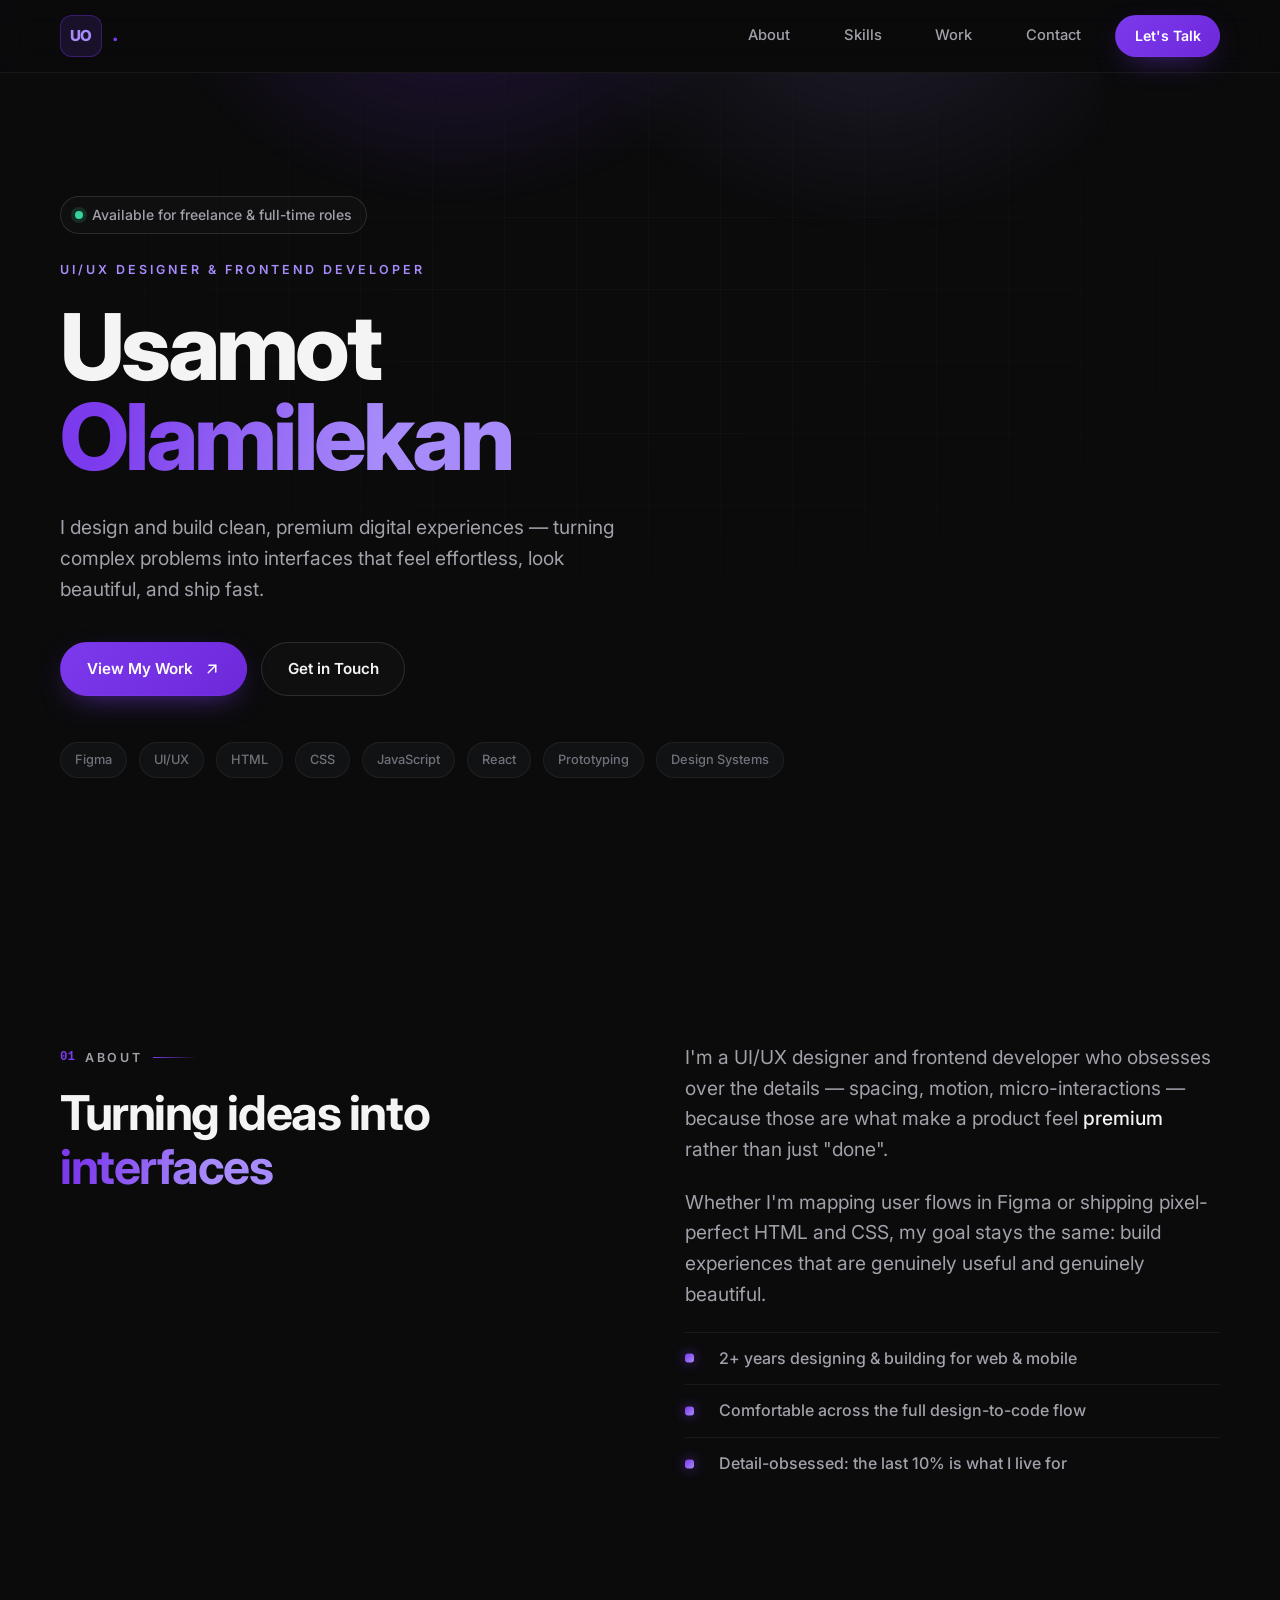
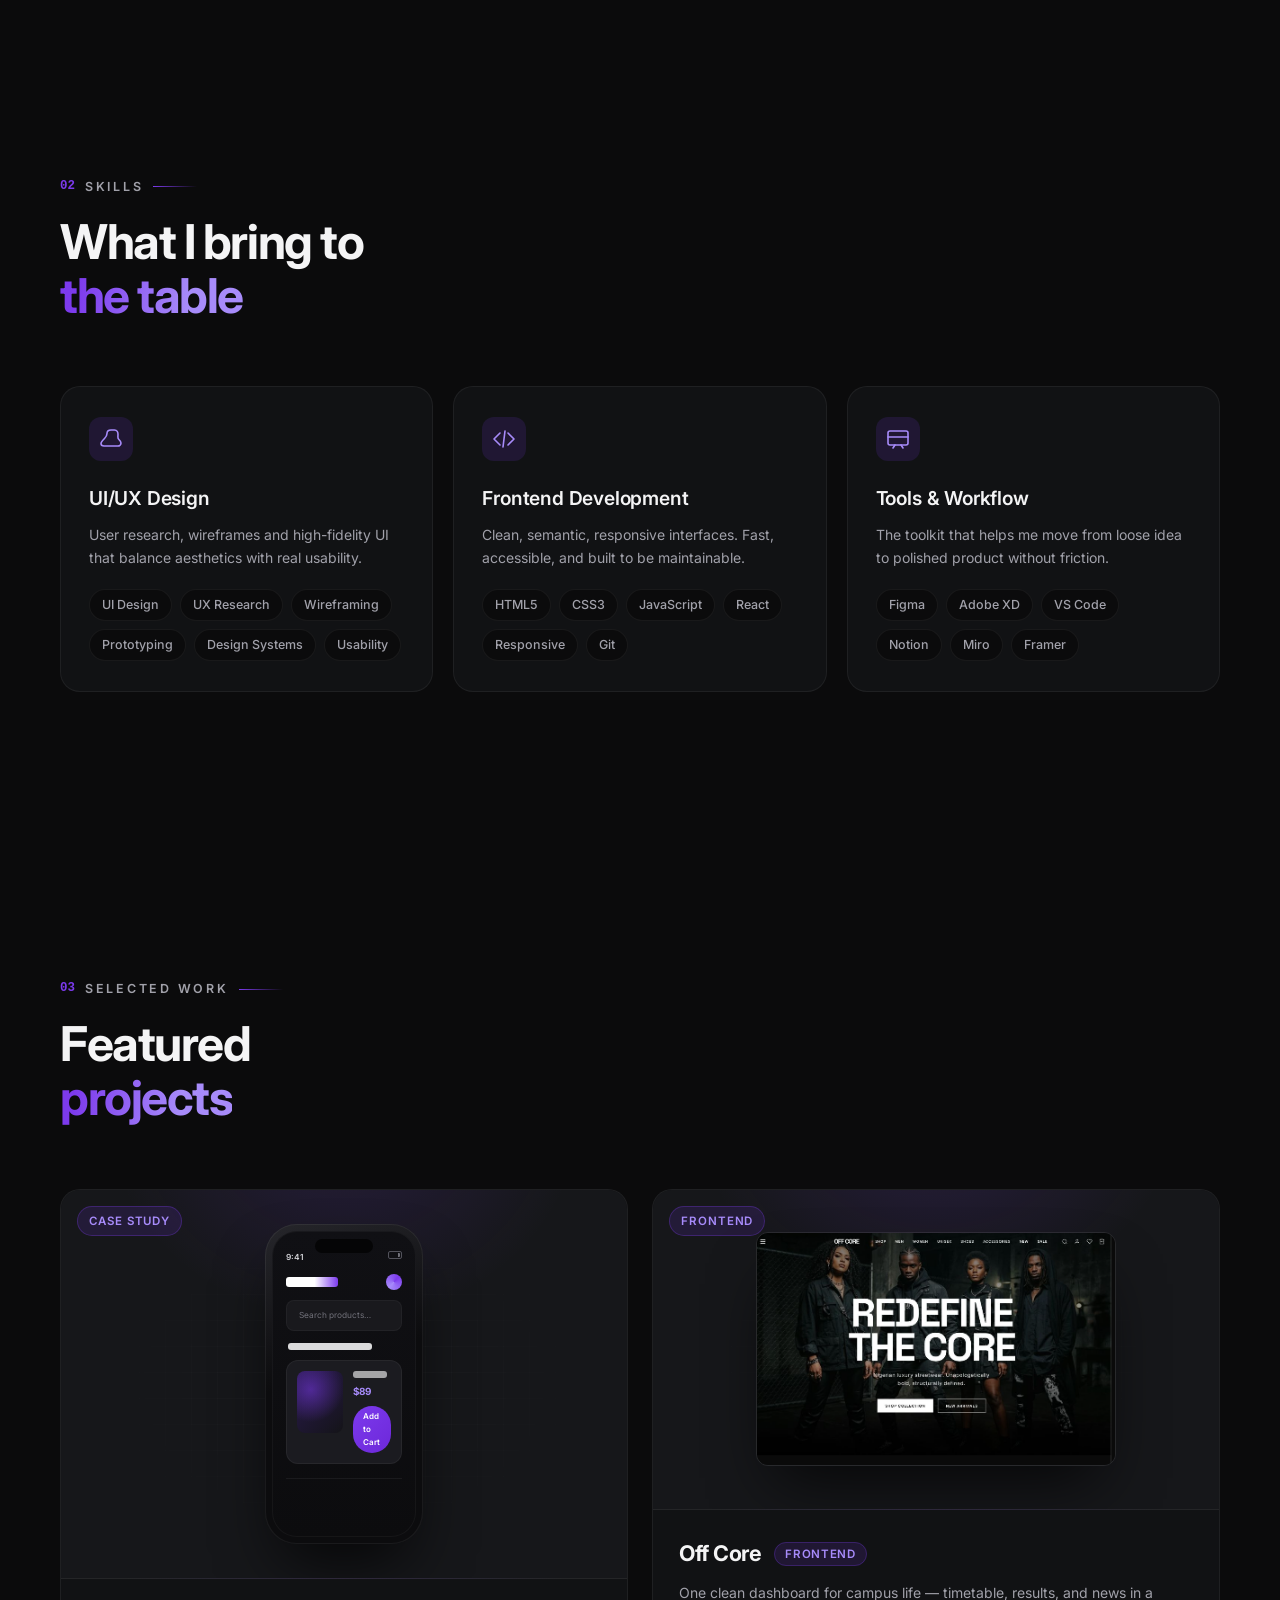
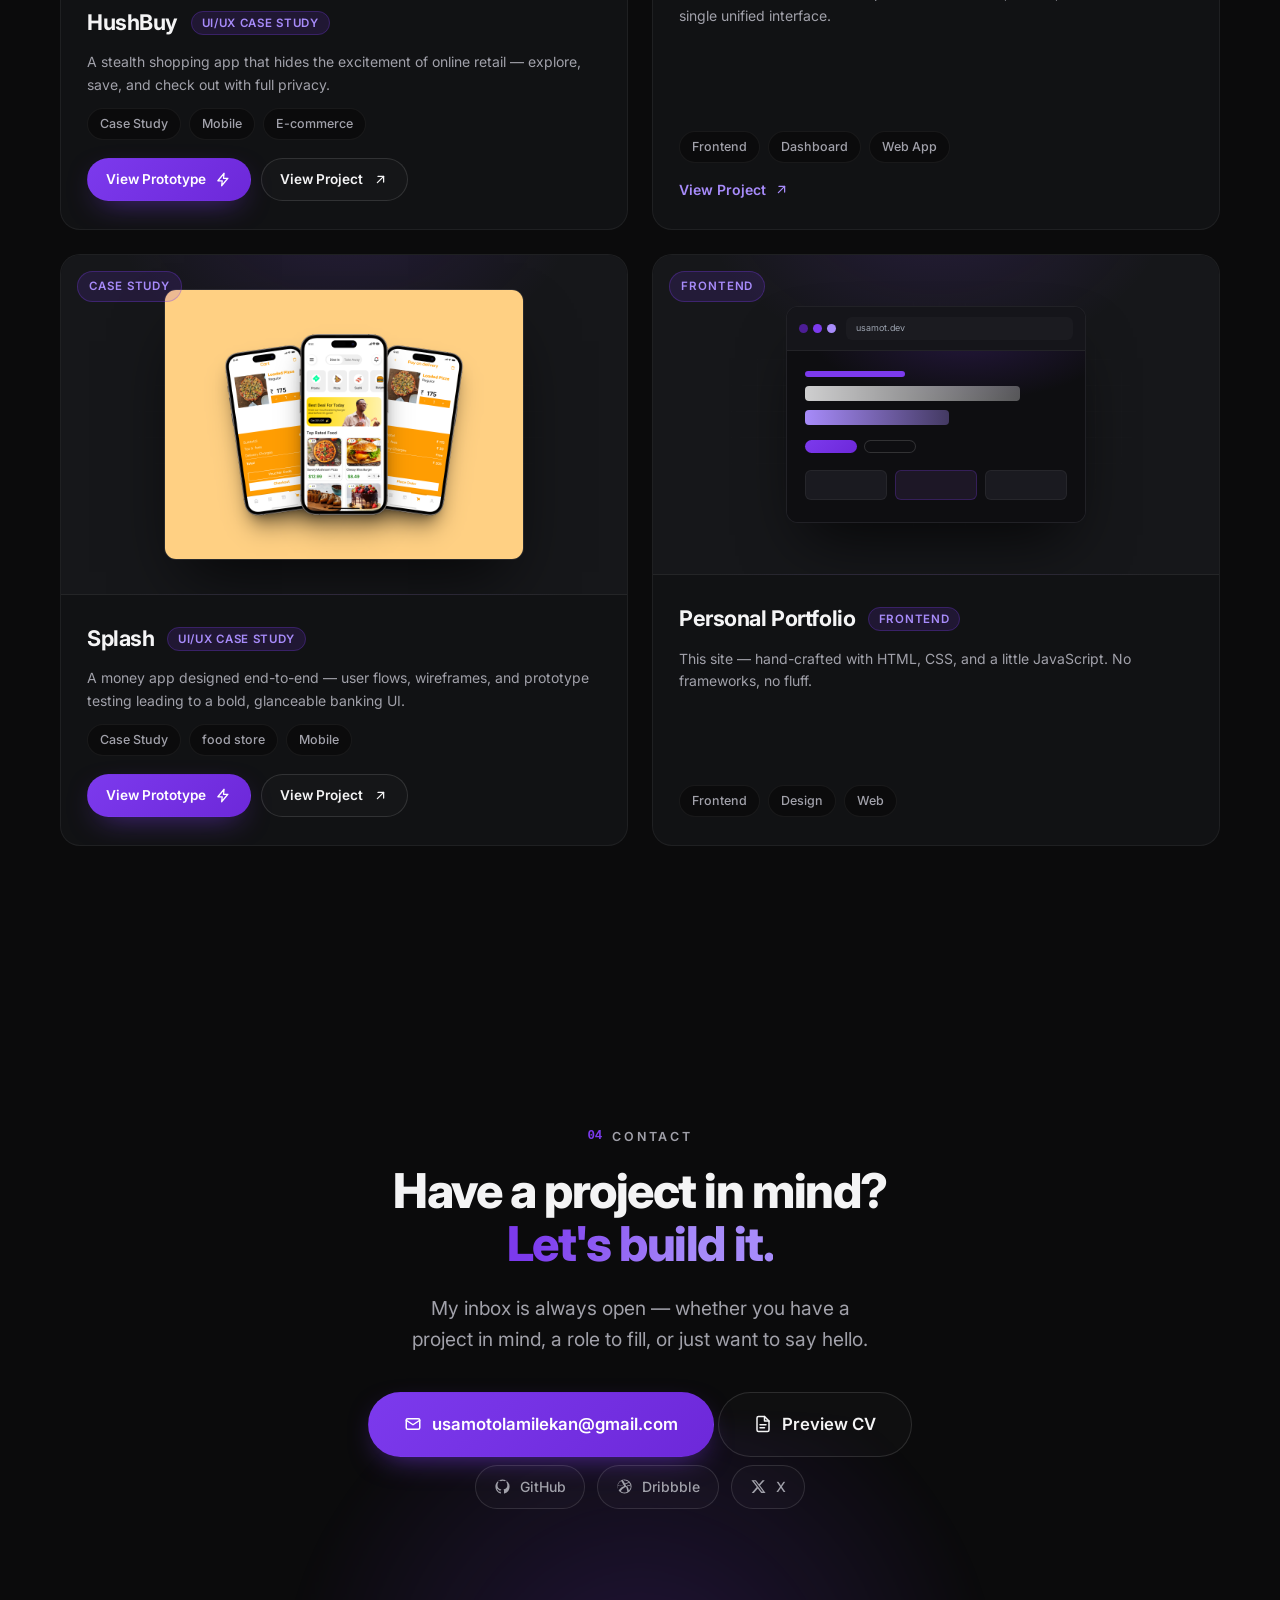
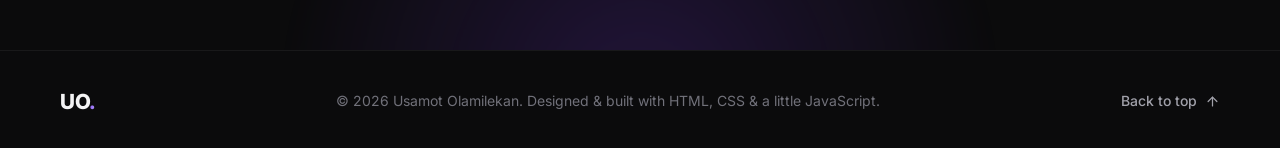
<file: index.html>
<!DOCTYPE html>
<html lang="en">
<head>
  <meta charset="UTF-8">
  <meta name="viewport" content="width=device-width, initial-scale=1.0">
  <title>Usamot Olamilekan — UI/UX Designer & Frontend Developer</title>
  <meta name="description" content="Usamot Olamilekan is a UI/UX Designer & Frontend Developer crafting clean, premium digital experiences across product, web, and mobile.">

  <!-- Google Fonts: Inter -->
  <link rel="preconnect" href="https://fonts.googleapis.com">
  <link rel="preconnect" href="https://fonts.gstatic.com" crossorigin>
  <link href="https://fonts.googleapis.com/css2?family=Inter:wght@400;500;600;700;800&display=swap" rel="stylesheet">

  <link rel="stylesheet" href="style.css">
  <link rel="icon" href="data:image/svg+xml,<svg xmlns='http://www.w3.org/2000/svg' viewBox='0 0 100 100'><rect width='100' height='100' rx='22' fill='%230B0B0C'/><text x='50' y='68' font-size='52' font-family='Arial' font-weight='700' fill='%237C3AED' text-anchor='middle'>U</text></svg>">
</head>
<body>

  <a class="skip-link" href="#main">Skip to content</a>

  <!-- ================= NAVBAR ================= -->
  <header class="nav" id="top">
    <div class="nav-inner">
      <a href="#home" class="nav-logo" aria-label="Usamot Olamilekan — home">
        <span class="nav-logo-mark">UO</span><span class="nav-logo-dot">.</span>
      </a>

      <nav class="nav-links" id="nav-links" aria-label="Primary">
        <a href="#about" class="nav-link"><span class="nav-link-num">01</span>About</a>
        <a href="#skills" class="nav-link"><span class="nav-link-num">02</span>Skills</a>
        <a href="#work" class="nav-link"><span class="nav-link-num">03</span>Work</a>
        <a href="#contact" class="nav-link"><span class="nav-link-num">04</span>Contact</a>
        <a href="#contact" class="btn btn-primary btn-sm nav-cta">Let's Talk</a>
      </nav>

      <button class="nav-toggle" id="nav-toggle" aria-expanded="false" aria-controls="nav-links" aria-label="Toggle navigation">
        <span class="nav-toggle-bar"></span>
        <span class="nav-toggle-bar"></span>
      </button>
    </div>
  </header>

  <main id="main">

    <!-- ================= HERO ================= -->
    <section class="hero" id="home" aria-labelledby="hero-title">
      <div class="hero-glow" aria-hidden="true"></div>
      <div class="container hero-inner">

        <p class="availability reveal">
          <span class="availability-dot" aria-hidden="true"></span>
          Available for freelance &amp; full-time roles
        </p>

        <p class="hero-eyebrow reveal" style="--d:0.05s">UI/UX Designer &amp; Frontend Developer</p>

        <h1 class="hero-title reveal" id="hero-title" style="--d:0.1s">
          Usamot<br>
          <span class="gradient">Olamilekan</span>
        </h1>

        <p class="hero-sub reveal" style="--d:0.15s">
          I design and build clean, premium digital experiences — turning
          complex problems into interfaces that feel effortless, look beautiful,
          and ship fast.
        </p>

        <div class="hero-actions reveal" style="--d:0.2s">
          <a href="#work" class="btn btn-primary">
            View My Work
            <svg class="icon" viewBox="0 0 24 24" fill="none" stroke="currentColor" stroke-width="2" stroke-linecap="round" stroke-linejoin="round" aria-hidden="true"><path d="M7 17 17 7"/><path d="M8 7h9v9"/></svg>
          </a>
          <a href="#contact" class="btn btn-ghost">Get in Touch</a>
        </div>

        <div class="hero-tools reveal" style="--d:0.25s" aria-hidden="true">
          <span>Figma</span><span>UI/UX</span><span>HTML</span><span>CSS</span>
          <span>JavaScript</span><span>React</span><span>Prototyping</span><span>Design Systems</span>
        </div>

      </div>
    </section>

    <!-- ================= ABOUT ================= -->
    <section class="about section" id="about" aria-labelledby="about-title">
      <div class="container about-grid">
        <div class="section-head reveal">
          <p class="section-label"><span>01</span> About</p>
          <h2 class="section-title" id="about-title">
            Turning ideas into<br><span class="gradient">interfaces</span>
          </h2>
        </div>

        <div class="about-body">
          <p class="reveal" style="--d:0.05s">
            I'm a UI/UX designer and frontend developer who obsesses over the
            details — spacing, motion, micro-interactions — because those are
            what make a product feel <em>premium</em> rather than just "done".
          </p>
          <p class="reveal" style="--d:0.1s">
            Whether I'm mapping user flows in Figma or shipping pixel-perfect
            HTML and CSS, my goal stays the same: build experiences that are
            genuinely useful and genuinely beautiful.
          </p>
          <ul class="about-points reveal" style="--d:0.15s">
            <li>2+ years designing &amp; building for web &amp; mobile</li>
            <li>Comfortable across the full design-to-code flow</li>
            <li>Detail-obsessed: the last 10% is what I live for</li>
          </ul>
        </div>
      </div>
    </section>

    <!-- ================= SKILLS ================= -->
    <section class="skills section" id="skills" aria-labelledby="skills-title">
      <div class="container">
        <div class="section-head reveal">
          <p class="section-label"><span>02</span> Skills</p>
          <h2 class="section-title" id="skills-title">
            What I bring to<br><span class="gradient">the table</span>
          </h2>
        </div>

        <div class="skills-grid">

          <article class="skill-card reveal" style="--d:0s">
            <svg class="skill-icon" viewBox="0 0 24 24" fill="none" stroke="currentColor" stroke-width="1.6" stroke-linecap="round" stroke-linejoin="round" aria-hidden="true">
              <path d="M12 3c-2.5 0-4 1.5-4 3.5S7 10 5.5 11.5 2 15 2 16.5 3.5 19 5 19h14c1.5 0 3-1.5 3-3s-1.5-3-2.5-4S19 9.5 19 7.5 18 3 15.5 3H12z"/>
            </svg>
            <h3>UI/UX Design</h3>
            <p>User research, wireframes and high-fidelity UI that balance aesthetics with real usability.</p>
            <ul class="skill-tags">
              <li>UI Design</li>
              <li>UX Research</li>
              <li>Wireframing</li>
              <li>Prototyping</li>
              <li>Design Systems</li>
              <li>Usability</li>
            </ul>
          </article>

          <article class="skill-card reveal" style="--d:0.1s">
            <svg class="skill-icon" viewBox="0 0 24 24" fill="none" stroke="currentColor" stroke-width="1.6" stroke-linecap="round" stroke-linejoin="round" aria-hidden="true">
              <path d="m8 6-6 6 6 6"/><path d="m16 6 6 6-6 6"/><path d="m13 4-2 16"/>
            </svg>
            <h3>Frontend Development</h3>
            <p>Clean, semantic, responsive interfaces. Fast, accessible, and built to be maintainable.</p>
            <ul class="skill-tags">
              <li>HTML5</li>
              <li>CSS3</li>
              <li>JavaScript</li>
              <li>React</li>
              <li>Responsive</li>
              <li>Git</li>
            </ul>
          </article>

          <article class="skill-card reveal" style="--d:0.15s">
            <svg class="skill-icon" viewBox="0 0 24 24" fill="none" stroke="currentColor" stroke-width="1.6" stroke-linecap="round" stroke-linejoin="round" aria-hidden="true">
              <rect x="2" y="4" width="20" height="14" rx="2"/><path d="M2 10h20"/><path d="m9 18-2 3"/><path d="m15 18 2 3"/>
            </svg>
            <h3>Tools &amp; Workflow</h3>
            <p>The toolkit that helps me move from loose idea to polished product without friction.</p>
            <ul class="skill-tags">
              <li>Figma</li>
              <li>Adobe XD</li>
              <li>VS Code</li>
              <li>Notion</li>
              <li>Miro</li>
              <li>Framer</li>
            </ul>
          </article>

        </div>
      </div>
    </section>

    <!-- ================= PROJECTS ================= -->
    <section class="work section" id="work" aria-labelledby="work-title">
      <div class="container">
        <div class="section-head work-head reveal">
          <p class="section-label"><span>03</span> Selected Work</p>
          <h2 class="section-title" id="work-title">
            Featured<br><span class="gradient">projects</span>
          </h2>
        </div>

        <div class="projects">

          <!-- HushBuy -->
          <article class="project-card reveal">
            <div class="project-stage">
              <span class="stage-tag">Case Study</span>
              <div class="mock mock-phone mock-hushbuy">
                <div class="phone-screen">
                  <div class="screen-status">
                    <span class="screen-clock">9:41</span><span class="screen-icons"></span>
                  </div>
                  <div class="hb-top">
                    <span class="hb-logo"></span>
                    <span class="hb-avatar"></span>
                  </div>
                  <div class="hb-search">Search products…</div>
                  <div class="hb-title-line"></div>
                  <div class="hb-product">
                    <span class="hb-product-img"></span>
                    <span class="hb-product-info">
                      <span class="hb-product-name"></span>
                      <span class="hb-price">$89</span>
                      <span class="hb-cart">Add to Cart</span>
                    </span>
                  </div>
                  <div class="hb-bottom"></div>
                </div>
              </div>
              <span class="stage-corner" aria-hidden="true"></span>
            </div>
            <div class="project-body">
              <h3 class="project-title">HushBuy <span class="project-role">UI/UX Case Study</span></h3>
              <p class="project-desc">
                A stealth shopping app that hides the excitement of online
                retail — explore, save, and check out with full privacy.
              </p>
              <ul class="skill-tags" aria-hidden="true">
                <li>Case Study</li><li>Mobile</li><li>E-commerce</li>
              </ul>
              <div class="project-actions">
                <!-- TODO: replace the # hrefs with your real links -->
                <a href="#" class="btn btn-primary">
                  View Prototype
                  <svg class="icon" viewBox="0 0 24 24" fill="none" stroke="currentColor" stroke-width="2" stroke-linecap="round" stroke-linejoin="round" aria-hidden="true"><path d="M13 2 3 14h7l-1 8 10-12h-7l1-8z"/></svg>
                </a>
                <a href="#" class="btn btn-ghost">
                  View Project
                  <svg class="icon" viewBox="0 0 24 24" fill="none" stroke="currentColor" stroke-width="2" stroke-linecap="round" stroke-linejoin="round" aria-hidden="true"><path d="M7 17 17 7"/><path d="M8 7h9v9"/></svg>
                </a>
              </div>
            </div>
          </article>

          <!-- Off Core -->
          <!-- To link another card out, swap <article class="project-card"> for
               <a class="project-card" href="URL" target="_blank" rel="noopener"> and close with </a>. -->
          <a href="https://off-core-brand.vercel.app/" target="_blank" rel="noopener"
             class="project-card reveal" style="--d:0.1s" aria-label="Off Core project">
            <div class="project-stage">
              <span class="stage-tag">Frontend</span>
              <!-- TODO: save your screenshot as 'off-core.png' in this folder (same directory as index.html).
                   Delete the CSS dashboard mockup below by removing the <div class="mock mock-dashboard">…</div> block. -->
              <img src="off-core.png" alt="Off Core project screenshot" loading="lazy" class="project-shot">
            </div>
            <div class="project-body">
              <h3 class="project-title">Off Core <span class="project-role">Frontend</span></h3>
              <p class="project-desc">
                One clean dashboard for campus life — timetable, results, and
                news in a single unified interface.
              </p>
              <ul class="skill-tags" aria-hidden="true">
                <li>Frontend</li><li>Dashboard</li><li>Web App</li>
              </ul>
              <span class="project-link">
                View Project
                <svg class="icon" viewBox="0 0 24 24" fill="none" stroke="currentColor" stroke-width="2" stroke-linecap="round" stroke-linejoin="round" aria-hidden="true"><path d="M7 17 17 7"/><path d="M8 7h9v9"/></svg>
              </span>
            </div>
          </a>

          <!-- Splash -->
          <article class="project-card reveal">
            <div class="project-stage">
              <span class="stage-tag">Case Study</span>
              <!-- TODO: save a Splash screenshot as 'splash.png' in this folder (same directory as index.html).
                   Delete the phone mockup block once added. -->
              <img src="splash.png" alt="Splash project screenshot" loading="lazy" class="project-shot">
            </div>
            <div class="project-body">
              <h3 class="project-title">Splash <span class="project-role">UI/UX Case Study</span></h3>
              <p class="project-desc">
                A money app designed end-to-end — user flows, wireframes, and
                prototype testing leading to a bold, glanceable banking UI.
              </p>
              <ul class="skill-tags" aria-hidden="true">
                <li>Case Study</li><li>food store</li><li>Mobile</li>
              </ul>
              <div class="project-actions">
                <a href="https://www.figma.com/proto/WKpoqECKjp1qG0L6p0OAqY/Splash?node-id=0-1&amp;t=fTXIf1GIl2zI2MUJ-1" target="_blank" rel="noopener" class="btn btn-primary">
                  View Prototype
                  <svg class="icon" viewBox="0 0 24 24" fill="none" stroke="currentColor" stroke-width="2" stroke-linecap="round" stroke-linejoin="round" aria-hidden="true"><path d="M13 2 3 14h7l-1 8 10-12h-7l1-8z"/></svg>
                </a>
                <a href="https://www.figma.com/design/WKpoqECKjp1qG0L6p0OAqY/Splash?node-id=0-1&amp;t=fTXIf1GIl2zI2MUJ-1" target="_blank" rel="noopener" class="btn btn-ghost">
                  View Project
                  <svg class="icon" viewBox="0 0 24 24" fill="none" stroke="currentColor" stroke-width="2" stroke-linecap="round" stroke-linejoin="round" aria-hidden="true"><path d="M7 17 17 7"/><path d="M8 7h9v9"/></svg>
                </a>
              </div>
            </div>
          </article>

          <!-- Personal Portfolio -->
          <article class="project-card reveal" style="--d:0.1s">
            <div class="project-stage">
              <span class="stage-tag">Frontend</span>
              <div class="mock mock-browser">
                <div class="browser-bar">
                  <span class="browser-dots"><i></i><i></i><i></i></span>
                  <span class="browser-url">usamot.dev</span>
                </div>
                <div class="browser-body">
                  <span class="browser-eyebrow"></span>
                  <span class="browser-title"></span>
                  <span class="browser-title short"></span>
                  <span class="browser-btns"><i></i><i></i></span>
                  <span class="browser-squares"><i></i><i></i><i></i></span>
                </div>
              </div>
            </div>
            <div class="project-body">
              <h3 class="project-title">Personal Portfolio <span class="project-role">Frontend</span></h3>
              <p class="project-desc">
                This site — hand-crafted with HTML, CSS, and a little
                JavaScript. No frameworks, no fluff.
              </p>
              <ul class="skill-tags" aria-hidden="true">
                <li>Frontend</li><li>Design</li><li>Web</li>
              </ul>
            </div>
          </article>

        </div>
      </div>
    </section>

    <!-- ================= CONTACT ================= -->
    <section class="contact section" id="contact" aria-labelledby="contact-title">
      <div class="contact-glow" aria-hidden="true"></div>
      <div class="container contact-inner">
        <p class="section-label center reveal"><span>04</span> Contact</p>
        <h2 class="contact-title reveal" id="contact-title" style="--d:0.05s">
          Have a project in mind?<br><span class="gradient">Let's build it.</span>
        </h2>
        <p class="contact-sub reveal" style="--d:0.1s">
          My inbox is always open — whether you have a project in mind, a role
          to fill, or just want to say hello.
        </p>

        <div class="contact-actions reveal" style="--d:0.15s">
          <a href="https://mail.google.com/mail/?view=cm&amp;fs=1&amp;to=usamotolamilekan%40gmail.com" class="btn btn-primary btn-lg" target="_blank" rel="noopener noreferrer">
            <svg class="icon" viewBox="0 0 24 24" fill="none" stroke="currentColor" stroke-width="2" stroke-linecap="round" stroke-linejoin="round" aria-hidden="true"><rect x="3" y="5" width="18" height="14" rx="2"/><path d="m3 7 9 6 9-6"/></svg>
            usamotolamilekan@gmail.com
          </a>
          <a href="cv-preview.html" class="btn btn-ghost btn-lg" target="_blank" rel="noopener noreferrer">
            <svg class="icon" viewBox="0 0 24 24" fill="none" stroke="currentColor" stroke-width="2" stroke-linecap="round" stroke-linejoin="round" aria-hidden="true"><path d="M14 2H6a2 2 0 0 0-2 2v16a2 2 0 0 0 2 2h12a2 2 0 0 0 2-2V8z"/><path d="M14 2v6h6"/><path d="M8 13h8M8 17h6"/></svg>
            Preview CV
          </a>
        </div>

        <ul class="socials reveal" style="--d:0.2s">
          <li>
            <a href="https://github.com/usamotolamilekan09-stack" class="social" aria-label="GitHub" target="_blank" rel="noopener noreferrer">
              <svg viewBox="0 0 24 24" fill="currentColor" aria-hidden="true"><path d="M12 2C6.48 2 2 6.58 2 12.25 2 16.79 4.87 20.66 8.84 21.98c.6.11.82-.26.82-.59 0-.29-.01-1.06-.02-2.08-3.34.74-4.04-1.64-4.04-1.64-.55-1.42-1.34-1.8-1.34-1.8-1.09-.76.08-.74.08-.74 1.2.09 1.84 1.26 1.84 1.26 1.07 1.87 2.8 1.33 3.49 1.02.11-.8.42-1.33.76-1.64-2.67-.31-5.47-1.36-5.47-6.05 0-1.34.47-2.42 1.23-3.28-.12-.31-.53-1.56.12-3.25 0 0 1-.33 3.28 1.25a11.2 11.2 0 0 1 5.98 0C16.44 2.92 17.44 3.25 17.44 3.25c.65 1.69.24 2.94.12 3.25.77.86 1.23 1.94 1.23 3.28 0 4.7-2.81 5.74-5.49 6.04.43.38.81 1.12.81 2.26 0 1.63-.01 2.94-.01 3.34 0 .33.21.71.83.59A10.52 10.52 0 0 0 22 12.25C22 6.58 17.52 2 12 2Z"/></svg>
              <span>GitHub</span>
            </a>
          </li>
          <li>
            <a href="https://dribbble.com/" class="social" aria-label="Dribbble" target="_blank" rel="noopener noreferrer">
              <svg viewBox="0 0 24 24" fill="currentColor" aria-hidden="true"><path d="M12 2a10 10 0 1 0 0 20 10 10 0 0 0 0-20Zm6.6 4.6a8.5 8.5 0 0 1 1.9 5.2c-.3-.1-3.2-.6-6.1-.3-.1-.2-.2-.5-.3-.7-.3-.7-.6-1.4-.9-2 3.2-1.4 4.9-2.2 5.4-2.2ZM12 3.5c2.2 0 4.1.8 5.7 2.1-.4.2-2 1-5 2.3-1.5-2.9-3.1-5.2-3.4-5.6A8.7 8.7 0 0 1 12 3.5ZM7.3 4.2c.3.3 1.9 2.6 3.3 5.4-4.2 1.1-7.9 1.1-8.3 1.1 1-2.9 2.8-5.3 5-6.5Zm-5.7 7.6c0-.2 0-.4 0-.6.4 0 4.9 0 9.3-1.4.3.5.5 1.1.7 1.6l-.4.1c-4.7 1.5-7.2 5.7-7.4 6A8.6 8.6 0 0 1 1.6 11.8ZM12 20.5c-2 0-3.8-.7-5.2-1.8.2-.4 2.1-4.3 7.2-6 .1 0 .2-.1.3-.1a26 26 0 0 1 1.7 6.3c-1.2.8-2.2 1.6-4 1.6Zm6.3-2.8c-.1-.5-1.1-4.7-3-7.2 2.7-.4 5.1-.3 5.5-.2a8.6 8.6 0 0 1-2.5 7.4Z"/></svg>
              <span>Dribbble</span>
            </a>
          </li>
          <li>
            <a href="https://x.com/" class="social" aria-label="X (Twitter)" target="_blank" rel="noopener noreferrer">
              <svg viewBox="0 0 24 24" fill="currentColor" aria-hidden="true"><path d="M17.75 3h3.07l-6.71 7.67L22 21h-6.19l-4.84-6.33L5.44 21H2.36l7.18-8.2L2 3h6.35l4.37 5.78L17.75 3Zm-1.08 16.2h1.7L7.4 4.73H5.58l11.1 14.47Z"/></svg>
              <span>X</span>
            </a>
          </li>
        </ul>
      </div>
    </section>

  </main>

  <!-- ================= FOOTER ================= -->
  <footer class="footer">
    <div class="container footer-inner">
      <span class="footer-logo">UO<span class="gradient">.</span></span>
      <p>© 2026 Usamot Olamilekan. Designed &amp; built with HTML, CSS &amp; a little JavaScript.</p>
      <a href="#top" class="footer-top">Back to top
        <svg class="icon" viewBox="0 0 24 24" fill="none" stroke="currentColor" stroke-width="2" stroke-linecap="round" stroke-linejoin="round" aria-hidden="true"><path d="M12 19V5"/><path d="m5 12 7-7 7 7"/></svg>
      </a>
    </div>
  </footer>

  <script src="script.js"></script>
</body>
</html>
</file>
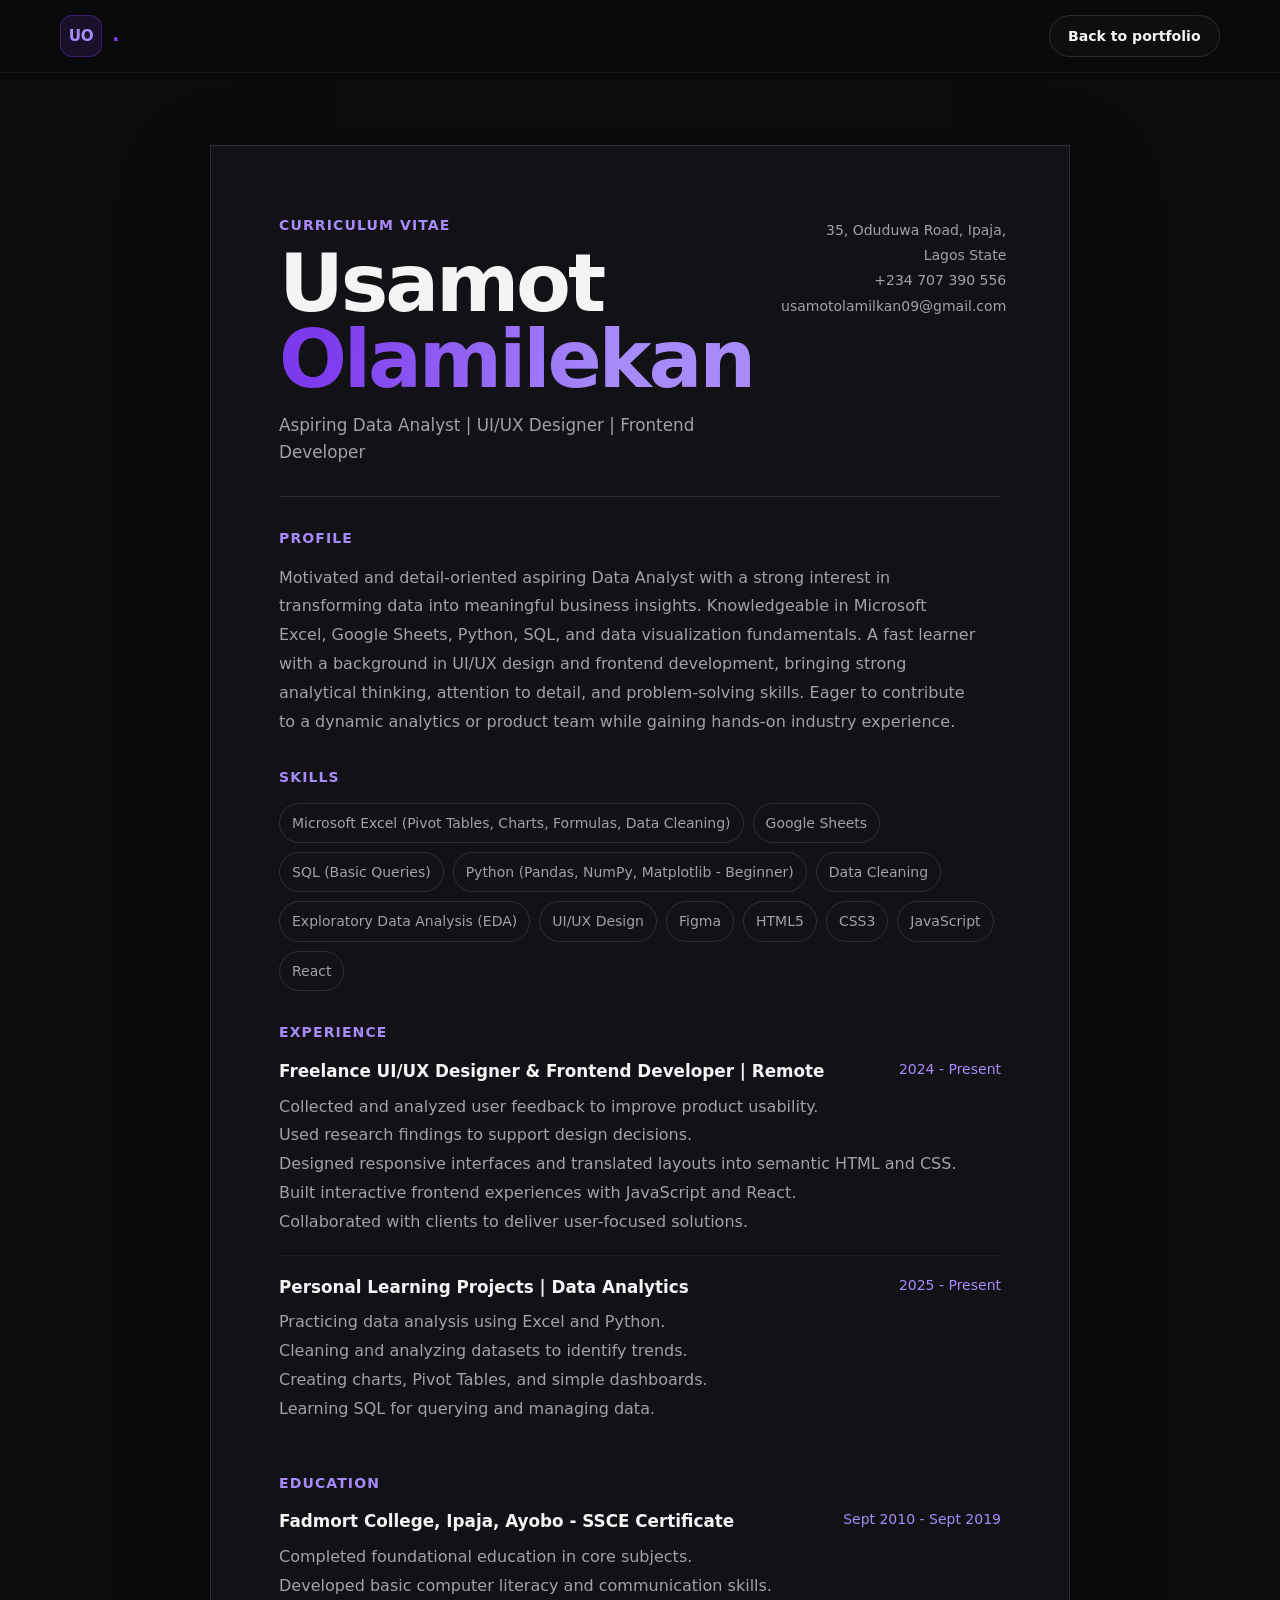
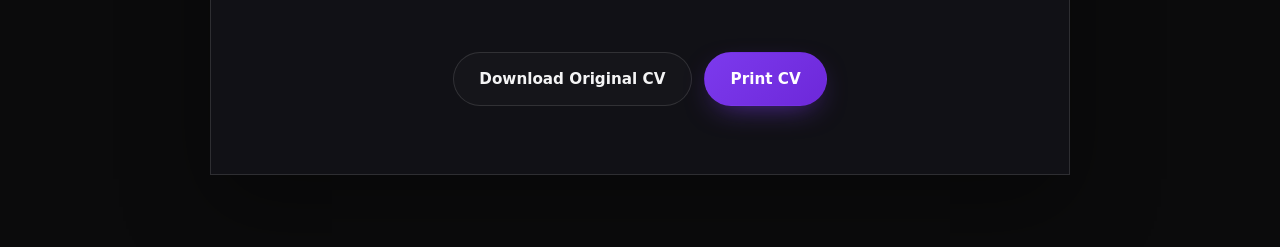
<file: cv-preview.html>
<!DOCTYPE html>
<html lang="en">
<head>
  <meta charset="UTF-8">
  <meta name="viewport" content="width=device-width, initial-scale=1.0">
  <title>Usamot Olamilekan - CV</title>
  <link rel="stylesheet" href="style.css">
  <style>
    body { min-height: 100vh; }
    .cv-page { padding: 72px 0; }
    .cv-sheet { max-width: 860px; margin: 0 auto; padding: clamp(28px, 6vw, 68px); background: rgba(18, 18, 23, 0.92); border: 1px solid var(--border-strong); box-shadow: 0 32px 80px rgba(0, 0, 0, 0.35); }
    .cv-top { display: flex; align-items: flex-start; justify-content: space-between; gap: 28px; padding-bottom: 30px; border-bottom: 1px solid var(--border-strong); }
    .cv-kicker { margin: 0 0 10px; color: var(--accent-2); font-size: var(--fs-small); font-weight: 700; letter-spacing: 0.08em; text-transform: uppercase; }
    .cv-name { margin: 0; font-size: clamp(2.4rem, 7vw, 5rem); line-height: 0.95; letter-spacing: -0.04em; }
    .cv-role { margin: 14px 0 0; color: var(--text-2); font-size: 1.05rem; }
    .cv-contact { max-width: 270px; margin: 4px 0 0; color: var(--text-2); font-size: var(--fs-small); line-height: 1.8; text-align: right; }
    .cv-section { padding-top: 30px; }
    .cv-section h2 { margin: 0 0 14px; color: var(--accent-2); font-size: var(--fs-small); letter-spacing: 0.08em; text-transform: uppercase; }
    .cv-section p { max-width: 700px; margin: 0; color: var(--text-2); line-height: 1.8; }
    .cv-skills { display: flex; flex-wrap: wrap; gap: 9px; margin: 0; padding: 0; list-style: none; }
    .cv-skills li { padding: 8px 12px; color: var(--text-2); border: 1px solid var(--border-strong); border-radius: 999px; font-size: var(--fs-small); }
    .cv-entry { padding: 18px 0; border-top: 1px solid var(--border); }
    .cv-entry:first-of-type { padding-top: 0; border-top: 0; }
    .cv-entry-head { display: flex; justify-content: space-between; gap: 20px; }
    .cv-entry h3 { margin: 0; font-size: 1.05rem; }
    .cv-entry time { color: var(--accent-2); font-size: var(--fs-small); white-space: nowrap; }
    .cv-entry p { margin-top: 8px; }
    .cv-actions { display: flex; justify-content: center; gap: 12px; margin-top: 34px; }
    @media (max-width: 620px) {
      .cv-page { padding: 28px 0; }
      .cv-top, .cv-entry-head { display: block; }
      .cv-contact { margin-top: 20px; text-align: left; }
      .cv-entry time { display: block; margin-top: 6px; }
      .cv-actions { flex-direction: column; }
      .cv-actions .btn { width: 100%; }
    }
    @media print {
      body { background: #fff; color: #111; }
      .nav, .cv-actions { display: none; }
      .cv-page { padding: 0; }
      .cv-sheet { max-width: none; padding: 0; border: 0; box-shadow: none; background: #fff; }
      .cv-name, .cv-entry h3 { color: #111; }
      .cv-role, .cv-contact, .cv-section p, .cv-skills li { color: #333; }
      .cv-section h2, .cv-entry time { color: #6d28d9; }
    }
  </style>
</head>
<body>
  <header class="nav">
    <div class="nav-inner">
      <a href="index.html" class="nav-logo" aria-label="Return to portfolio"><span class="nav-logo-mark">UO</span><span class="nav-logo-dot">.</span></a>
      <a href="index.html#contact" class="btn btn-ghost btn-sm">Back to portfolio</a>
    </div>
  </header>

  <main class="cv-page">
    <article class="cv-sheet">
      <header class="cv-top">
        <div>
          <p class="cv-kicker">Curriculum Vitae</p>
          <h1 class="cv-name">Usamot<br><span class="gradient">Olamilekan</span></h1>
          <p class="cv-role">Aspiring Data Analyst | UI/UX Designer | Frontend Developer</p>
        </div>
        <p class="cv-contact">35, Oduduwa Road, Ipaja, Lagos State<br>+234 707 390 556<br>usamotolamilkan09@gmail.com</p>
      </header>

      <section class="cv-section">
        <h2>Profile</h2>
        <p>Motivated and detail-oriented aspiring Data Analyst with a strong interest in transforming data into meaningful business insights. Knowledgeable in Microsoft Excel, Google Sheets, Python, SQL, and data visualization fundamentals. A fast learner with a background in UI/UX design and frontend development, bringing strong analytical thinking, attention to detail, and problem-solving skills. Eager to contribute to a dynamic analytics or product team while gaining hands-on industry experience.</p>
      </section>

      <section class="cv-section">
        <h2>Skills</h2>
        <ul class="cv-skills">
          <li>Microsoft Excel (Pivot Tables, Charts, Formulas, Data Cleaning)</li>
          <li>Google Sheets</li><li>SQL (Basic Queries)</li><li>Python (Pandas, NumPy, Matplotlib - Beginner)</li><li>Data Cleaning</li><li>Exploratory Data Analysis (EDA)</li>
          <li>UI/UX Design</li><li>Figma</li><li>HTML5</li><li>CSS3</li><li>JavaScript</li><li>React</li>
        </ul>
      </section>

      <section class="cv-section">
        <h2>Experience</h2>
        <div class="cv-entry"><div class="cv-entry-head"><h3>Freelance UI/UX Designer &amp; Frontend Developer | Remote</h3><time>2024 - Present</time></div><p>Collected and analyzed user feedback to improve product usability.<br>Used research findings to support design decisions.<br>Designed responsive interfaces and translated layouts into semantic HTML and CSS.<br>Built interactive frontend experiences with JavaScript and React.<br>Collaborated with clients to deliver user-focused solutions.</p></div>
        <div class="cv-entry"><div class="cv-entry-head"><h3>Personal Learning Projects | Data Analytics</h3><time>2025 - Present</time></div><p>Practicing data analysis using Excel and Python.<br>Cleaning and analyzing datasets to identify trends.<br>Creating charts, Pivot Tables, and simple dashboards.<br>Learning SQL for querying and managing data.</p></div>
      </section>

      <section class="cv-section">
        <h2>Education</h2>
        <div class="cv-entry"><div class="cv-entry-head"><h3>Fadmort College, Ipaja, Ayobo - SSCE Certificate</h3><time>Sept 2010 - Sept 2019</time></div><p>Completed foundational education in core subjects.<br>Developed basic computer literacy and communication skills.</p></div>
      </section>

      <div class="cv-actions"><a href="Usamot-Olamilekan-CV.docx" class="btn btn-ghost" download>Download Original CV</a><button class="btn btn-primary" type="button" onclick="window.print()">Print CV</button></div>
    </article>
  </main>
</body>
</html>
</file>
<file: style.css>
/* ==========================================================================
   USAMOT OLAMILEKAN — PREMIUM PORTFOLIO
   style.css
   ----------------------------------------------------------
   Sections:
   01. Design tokens & reset
   02. Base / typography / utilities
   03. Buttons & icons
   04. Navbar
   05. Hero
   06. About
   07. Skills
   08. Projects (incl. CSS-built mockups)
   09. Contact
   10. Footer
   11. Reveal animations
   12. Responsive
   13. Reduced motion
   ========================================================================== */

/* ==========================================================================
   01. DESIGN TOKENS & RESET
   ========================================================================== */
:root {
  /* Palette */
  --bg:            #0B0B0C;
  --surface:       #111214;
  --surface-2:     #16171A;
  --border:        rgba(255, 255, 255, 0.06);
  --border-strong: rgba(255, 255, 255, 0.12);
  --text:          #F4F4F5;
  --text-2:        #A1A1AA;
  --text-3:        #71717A;
  --accent:        #7C3AED;
  --accent-soft:   rgba(124, 58, 237, 0.14);
  --accent-2:      #A78BFA;

  /* Type scale (fluid) */
  --fs-display:    clamp(3rem, 8vw, 5.75rem);
  --fs-h2:         clamp(1.9rem, 4vw, 3rem);
  --fs-3:          clamp(1.35rem, 2vw, 1.6rem);
  --fs-lead:       clamp(1.05rem, 1.5vw, 1.2rem);
  --fs-body:       1rem;
  --fs-small:      0.875rem;
  --fs-label:      0.78rem;

  /* Rhythm & shape */
  --section-pad:    clamp(6rem, 11vw, 9rem);
  --radius:        20px;
  --radius-sm:     12px;
  --container:     1160px;

  /* Motion */
  --ease:  cubic-bezier(0.22, 1, 0.36, 1);
  --t-fast: 0.2s;
  --t-med:  0.45s;
}

*, *::before, *::after {
  box-sizing: border-box;
  margin: 0;
  padding: 0;
}

html {
  scroll-behavior: smooth;
  scroll-padding-top: 88px;          /* keeps anchored sections clear of sticky nav */
}

body {
  background: var(--bg);
  color: var(--text);
  font-family: 'Inter', system-ui, -apple-system, sans-serif;
  font-size: var(--fs-body);
  line-height: 1.6;
  -webkit-font-smoothing: antialiased;
  overflow-x: hidden;
  overflow-x: clip;
}

img, svg { display: block; max-width: 100%; }
ul { list-style: none; }
a { color: inherit; text-decoration: none; }
button { font: inherit; color: inherit; background: none; border: 0; cursor: pointer; }

::selection { background: var(--accent); color: #fff; }

:focus-visible {
  outline: 2px solid var(--accent);
  outline-offset: 3px;
  border-radius: 4px;
}

.skip-link {
  position: fixed;
  top: -100px;
  left: 16px;
  z-index: 200;
  padding: 10px 16px;
  background: var(--accent);
  color: #fff;
  border-radius: 8px;
  transition: top var(--t-fast) var(--ease);
}
.skip-link:focus { top: 12px; }

/* ==========================================================================
   02. BASE / TYPOGRAPHY / UTILITIES
   ========================================================================== */
.container {
  width: min(var(--container), 100% - 2 * clamp(1.25rem, 5vw, 2.5rem));
  margin-inline: auto;
}

.section { padding: var(--section-pad) 0; }

.section-head { margin-bottom: clamp(2.5rem, 6vw, 4rem); }

.section-label,
.contact .section-label {
  display: inline-flex;
  align-items: center;
  gap: 10px;
  font-size: var(--fs-label);
  font-weight: 600;
  letter-spacing: 0.22em;
  text-transform: uppercase;
  color: var(--text-2);
  margin-bottom: 18px;
}
.section-label span { color: var(--accent); font-family: ui-monospace, monospace; letter-spacing: 0; }
.section-label::after {
  content: "";
  width: 44px;
  height: 1px;
  background: linear-gradient(90deg, var(--accent), transparent);
}
.section-label.center { justify-content: center; }
.section-label.center::after { display: none; }

.section-title {
  font-size: var(--fs-h2);
  font-weight: 700;
  line-height: 1.12;
  letter-spacing: -0.03em;
}

.gradient {
  background: linear-gradient(100deg, var(--accent) 10%, var(--accent-2) 70%);
  -webkit-background-clip: text;
  background-clip: text;
  color: transparent;
}

.icon { width: 18px; height: 18px; }

/* ==========================================================================
   03. BUTTONS & ICONS
   ========================================================================== */
.btn {
  display: inline-flex;
  align-items: center;
  justify-content: center;
  gap: 10px;
  padding: 0.85rem 1.6rem;
  font-size: 0.95rem;
  font-weight: 600;
  border-radius: 999px;
  border: 1px solid transparent;
  transition: transform var(--t-fast) var(--ease), box-shadow var(--t-fast) var(--ease),
              background var(--t-fast) var(--ease), border-color var(--t-fast) var(--ease);
}
.btn .icon { transition: transform var(--t-fast) var(--ease); }

.btn-primary {
  background: linear-gradient(135deg, var(--accent), #6D28D9);
  color: #fff;
  box-shadow: 0 10px 30px -12px rgba(124, 58, 237, 0.7);
}
.btn-primary:hover {
  transform: translateY(-2px);
  box-shadow: 0 16px 40px -12px rgba(124, 58, 237, 0.85);
}
.btn-primary:hover .icon { transform: translate(2px, -2px); }

.btn-ghost {
  border-color: var(--border-strong);
  color: var(--text);
  background: rgba(255, 255, 255, 0.02);
}
.btn-ghost:hover { border-color: var(--accent); color: #fff; background: var(--accent-soft); }

.btn-sm { padding: 0.55rem 1.15rem; font-size: 0.88rem; }
.btn-lg { padding: 1.1rem 2.2rem; font-size: 1.05rem; }

/* ==========================================================================
   04. NAVBAR
   ========================================================================== */
.nav {
  position: sticky;
  top: 0;
  z-index: 100;
  background: rgba(11, 11, 12, 0.72);
  backdrop-filter: blur(14px);
  -webkit-backdrop-filter: blur(14px);
  border-bottom: 1px solid var(--border);
}

.nav-inner {
  width: min(var(--container), 100% - 2 * clamp(1.25rem, 5vw, 2.5rem));
  margin-inline: auto;
  height: 72px;
  display: flex;
  align-items: center;
  justify-content: space-between;
  gap: 24px;
}

.nav-logo {
  font-size: 1.25rem;
  font-weight: 800;
  letter-spacing: -0.02em;
  display: inline-flex;
  align-items: baseline;
}
.nav-logo-mark {
  width: 42px;
  height: 42px;
  margin-right: 10px;
  display: inline-flex;
  align-items: center;
  justify-content: center;
  font-size: 0.95rem;
  border-radius: 12px;
  background: var(--accent-soft);
  border: 1px solid rgba(124, 58, 237, 0.35);
  color: var(--accent-2);
  transition: transform var(--t-fast) var(--ease);
}
.nav-logo:hover .nav-logo-mark { transform: rotate(-8deg) scale(1.05); }
.nav-logo-dot { color: var(--accent); }

.nav-links {
  display: flex;
  align-items: center;
  gap: clamp(18px, 3vw, 34px);
}

.nav-link {
  position: relative;
  font-size: 0.92rem;
  font-weight: 500;
  color: var(--text-2);
  padding: 6px 0;
  transition: color var(--t-fast) var(--ease);
}
.nav-link-num {
  font-family: ui-monospace, monospace;
  font-size: 0.72rem;
  color: var(--accent);
  margin-right: 6px;
  opacity: 0;
  transition: opacity var(--t-fast) var(--ease);
}
.nav-link::after {
  content: "";
  position: absolute;
  left: 0;
  bottom: 0;
  width: 100%;
  height: 2px;
  transform: scaleX(0);
  transform-origin: left;
  background: linear-gradient(90deg, var(--accent), var(--accent-2));
  transition: transform var(--t-med) var(--ease);
}
.nav-link:hover, .nav-link.active { color: var(--text); }
.nav-link:hover .nav-link-num, .nav-link.active .nav-link-num { opacity: 1; }
.nav-link:hover::after, .nav-link.active::after { transform: scaleX(1); }

.nav-cta { flex-shrink: 0; }

/* Hamburger (mobile) */
.nav-toggle {
  display: none;
  flex-direction: column;
  justify-content: center;
  gap: 6px;
  width: 44px;
  height: 44px;
  padding: 10px;
  border-radius: 12px;
  border: 1px solid var(--border-strong);
}
.nav-toggle-bar {
  display: block;
  width: 100%;
  height: 2px;
  border-radius: 2px;
  background: var(--text);
  transition: transform var(--t-med) var(--ease), opacity var(--t-fast) var(--ease);
}
.nav-toggle[aria-expanded="true"] .nav-toggle-bar:nth-child(1) { transform: translateY(8px) rotate(45deg); }
.nav-toggle[aria-expanded="true"] .nav-toggle-bar:nth-child(2) { transform: translateY(-0px) rotate(-45deg); }

/* ==========================================================================
   05. HERO
   ========================================================================== */
.hero {
  position: relative;
  min-height: calc(100vh - 72px);
  min-height: calc(100dvh - 72px);
  display: flex;
  align-items: center;
  padding: clamp(4rem, 9vw, 7rem) 0;
  overflow: hidden;
}

/* Ambient glow + faint grid backdrop */
.hero::before {
  content: "";
  position: absolute;
  inset: 0;
  background-image:
    linear-gradient(rgba(255, 255, 255, 0.025) 1px, transparent 1px),
    linear-gradient(90deg, rgba(255, 255, 255, 0.025) 1px, transparent 1px);
  background-size: 72px 72px;
  -webkit-mask-image: radial-gradient(ellipse 80% 60% at 50% 30%, #000 20%, transparent 75%);
  mask-image: radial-gradient(ellipse 80% 60% at 50% 30%, #000 20%, transparent 75%);
  pointer-events: none;
}

.hero-glow {
  position: absolute;
  top: -18rem;
  left: 50%;
  transform: translateX(-50%);
  width: min(58rem, 140vw);
  height: 40rem;
  background:
    radial-gradient(ellipse 45% 50% at 30% 30%, rgba(124, 58, 237, 0.22), transparent 70%),
    radial-gradient(ellipse 45% 50% at 75% 35%, rgba(167, 139, 250, 0.12), transparent 70%);
  filter: blur(8px);
  pointer-events: none;
}

.hero-inner { position: relative; }

.availability {
  display: inline-flex;
  align-items: center;
  gap: 9px;
  padding: 7px 14px;
  font-size: var(--fs-small);
  font-weight: 500;
  color: var(--text-2);
  border: 1px solid var(--border-strong);
  border-radius: 999px;
  background: rgba(255, 255, 255, 0.02);
  margin-bottom: 26px;
}
.availability-dot {
  width: 8px;
  height: 8px;
  border-radius: 50%;
  background: #34D399;
  box-shadow: 0 0 0 4px rgba(52, 211, 153, 0.15);
  animation: pulse 2.4s var(--ease) infinite;
}
@keyframes pulse {
  0%, 100% { box-shadow: 0 0 0 4px rgba(52, 211, 153, 0.15); }
  50%      { box-shadow: 0 0 0 8px rgba(52, 211, 153, 0.05); }
}

.hero-eyebrow {
  font-size: var(--fs-label);
  font-weight: 600;
  letter-spacing: 0.24em;
  text-transform: uppercase;
  color: var(--accent-2);
  margin-bottom: 22px;
}

.hero-title {
  font-size: var(--fs-display);
  font-weight: 800;
  line-height: 0.98;
  letter-spacing: -0.04em;
  text-wrap: balance;
  margin-bottom: 30px;
}

.hero-sub {
  max-width: 560px;
  font-size: var(--fs-lead);
  color: var(--text-2);
  margin-bottom: 38px;
}

.hero-actions { display: flex; flex-wrap: wrap; gap: 14px; margin-bottom: 46px; }

/* Small tool chips */
.hero-tools {
  display: flex;
  flex-wrap: wrap;
  gap: 12px;
}
.hero-tools span {
  font-size: 0.8rem;
  font-weight: 500;
  color: var(--text-3);
  border: 1px solid var(--border);
  border-radius: 999px;
  padding: 7px 14px;
  background: var(--surface);
  transition: color var(--t-fast) var(--ease), border-color var(--t-fast) var(--ease), transform var(--t-fast) var(--ease);
}
.hero-tools span:hover { color: var(--accent-2); border-color: rgba(124, 58, 237, 0.4); transform: translateY(-2px); }

/* ==========================================================================
   06. ABOUT
   ========================================================================== */
.about-grid {
  display: grid;
  grid-template-columns: 1.05fr 1fr;
  gap: clamp(2rem, 5vw, 5rem);
  align-items: start;
}

.about-body p { font-size: var(--fs-lead); color: var(--text-2); margin-bottom: 22px; }
.about-body em { font-style: normal; color: var(--text); font-weight: 500; }

.about-points { margin-top: 12px; }
.about-points li {
  position: relative;
  padding: 13px 0 13px 34px;
  border-top: 1px solid var(--border);
  color: var(--text-2);
  font-weight: 500;
}
.about-points li::before {
  content: "";
  position: absolute;
  left: 0;
  top: 50%;
  transform: translateY(-50%);
  width: 9px;
  height: 9px;
  border-radius: 3px;
  background: linear-gradient(135deg, var(--accent), var(--accent-2));
  box-shadow: 0 0 12px rgba(124, 58, 237, 0.6);
}

/* ==========================================================================
   07. SKILLS
   ========================================================================== */
.skills-grid {
  display: grid;
  grid-template-columns: repeat(3, 1fr);
  gap: 20px;
}

.skill-card {
  background: var(--surface);
  border: 1px solid var(--border);
  border-radius: var(--radius);
  padding: 30px 28px;
  transition: transform var(--t-med) var(--ease), border-color var(--t-med) var(--ease), background var(--t-med) var(--ease);
}
.skill-card:hover {
  transform: translateY(-6px);
  border-color: rgba(124, 58, 237, 0.35);
  background: var(--surface-2);
  box-shadow: 0 24px 50px -28px rgba(0, 0, 0, 0.7);
}

.skill-icon {
  width: 44px;
  height: 44px;
  padding: 10px;
  border-radius: 12px;
  background: var(--accent-soft);
  color: var(--accent-2);
  margin-bottom: 22px;
}

.skill-card h3 { font-size: 1.2rem; font-weight: 600; letter-spacing: -0.01em; margin-bottom: 10px; }
.skill-card p { font-size: var(--fs-small); color: var(--text-2); margin-bottom: 20px; }

.skill-tags { display: flex; flex-wrap: wrap; gap: 8px; }
.skill-tags li {
  font-size: 0.78rem;
  font-weight: 500;
  color: var(--text-2);
  background: var(--bg);
  border: 1px solid var(--border);
  border-radius: 999px;
  padding: 5px 12px;
  transition: color var(--t-fast) var(--ease), border-color var(--t-fast) var(--ease);
}
.skill-card .skill-tags li:hover { color: var(--accent-2); border-color: rgba(124, 58, 237, 0.4); }

/* ==========================================================================
   08. PROJECTS (+ CSS-BUILT MOCKUPS)
   ========================================================================== */
.projects {
  display: grid;
  grid-template-columns: repeat(2, 1fr);
  gap: 24px;
}

.project-card {
  display: flex;
  flex-direction: column;
  background: var(--surface);
  border: 1px solid var(--border);
  border-radius: var(--radius);
  overflow: hidden;
  transition: transform var(--t-med) var(--ease), border-color var(--t-med) var(--ease);
}
.project-card:hover { transform: translateY(-6px); border-color: rgba(124, 58, 237, 0.35); }

/* --- Stage (visual area) --- */
.project-stage {
  position: relative;
  display: grid;
  place-items: center;
  min-height: clamp(240px, 30vw, 320px);
  padding: 34px 20px;
  background:
    radial-gradient(ellipse 70% 90% at 50% -20%, rgba(124, 58, 237, 0.16), transparent 60%),
    var(--surface-2);
  border-bottom: 1px solid var(--border);
  overflow: hidden;
  transition: transform var(--t-med) var(--ease);
}
.project-card:hover .project-stage { transform: scale(1.01); }

.stage-tag {
  position: absolute;
  top: 16px;
  left: 16px;
  z-index: 2;
  font-size: 0.72rem;
  font-weight: 600;
  letter-spacing: 0.08em;
  text-transform: uppercase;
  color: var(--accent-2);
  background: var(--accent-soft);
  border: 1px solid rgba(124, 58, 237, 0.3);
  border-radius: 999px;
  padding: 5px 11px;
}

/* Decorative grid behind every mockup */
.project-stage::before {
  content: "";
  position: absolute;
  inset: 0;
  background-image:
    linear-gradient(rgba(255, 255, 255, 0.028) 1px, transparent 1px),
    linear-gradient(90deg, rgba(255, 255, 255, 0.028) 1px, transparent 1px);
  background-size: 26px 26px;
  -webkit-mask-image: radial-gradient(ellipse 60% 60% at 50% 50%, #000, transparent 75%);
  mask-image: radial-gradient(ellipse 60% 60% at 50% 50%, #000, transparent 75%);
}

/* --- Real image in a project stage (swap in via <img class="project-shot">) --- */
.project-shot {
  position: relative;
  z-index: 1;
  width: min(100%, 360px);
  max-height: 320px;
  object-fit: cover;
  border-radius: 12px;
  border: 1px solid rgba(255, 255, 255, 0.08);
  box-shadow: 0 32px 64px -20px rgba(0, 0, 0, 0.75);
  transition: transform var(--t-med) var(--ease);
}
.project-card:hover .project-shot { transform: translateY(-10px); }

/* --- Shared phone frame --- */
.mock-phone {
  position: relative;
  z-index: 1;
  width: 158px;
  height: 320px;
  padding: 7px;
  border-radius: 32px;
  background: linear-gradient(160deg, #26262B, #0C0C0E 45%);
  box-shadow:
    0 32px 64px -18px rgba(0, 0, 0, 0.8),
    inset 0 0 0 1px rgba(255, 255, 255, 0.06);
  transition: transform var(--t-med) var(--ease);
}
.project-card:hover .mock-phone { transform: translateY(-10px) rotate(1.5deg); }

.phone-screen {
  position: relative;
  width: 100%;
  height: 100%;
  border-radius: 25px;
  background: #0F0F11;
  overflow: hidden;
  display: flex;
  flex-direction: column;
  box-shadow: inset 0 0 0 1px rgba(255, 255, 255, 0.04);
}

/* Notch */
.phone-screen::before {
  content: "";
  position: absolute;
  top: 8px;
  left: 50%;
  transform: translateX(-50%);
  width: 58px;
  height: 14px;
  border-radius: 999px;
  background: #050506;
  z-index: 5;
}

.screen-status {
  flex: 0 0 auto;
  display: flex;
  justify-content: space-between;
  padding: 20px 14px 8px;
  font-size: 0.52rem;
  font-weight: 600;
  color: #D4D4D8;
}
.screen-icons {
  width: 14px;
  height: 8px;
  border-radius: 2px;
  border: 1px solid #52525B;
  position: relative;
}
.screen-icons::after {
  content: "";
  position: absolute;
  inset: 1px;
  border-radius: 1px;
  border-right: 2px solid #71717A;
}

/* --- HushBuy mockup --- */
.mock-hushbuy .phone-screen { background: linear-gradient(180deg, #101014, #0C0C0E); }

.hb-top { display: flex; align-items: center; justify-content: space-between; padding: 2px 14px 10px; }
.hb-logo {
  width: 52px;
  height: 10px;
  border-radius: 3px;
  background: linear-gradient(90deg, #fff, #fff 55%, var(--accent));
}
.hb-avatar {
  width: 16px;
  height: 16px;
  border-radius: 50%;
  background: conic-gradient(from 40deg, var(--accent), var(--accent-2), var(--accent));
}

.hb-search {
  margin: 0 14px 12px;
  padding: 8px 12px;
  font-size: 0.52rem;
  color: #71717A;
  border-radius: 8px;
  background: #19191D;
  border: 1px solid rgba(255, 255, 255, 0.04);
}

.hb-title-line {
  margin: 0 16px 10px;
  width: 58%;
  height: 7px;
  border-radius: 3px;
  background: rgba(255, 255, 255, 0.85);
}

.hb-product {
  margin: 0 14px;
  padding: 10px;
  display: flex;
  gap: 10px;
  background: #1B1B20;
  border-radius: 12px;
  border: 1px solid rgba(255, 255, 255, 0.05);
}
.hb-product-img {
  flex: 0 0 46px;
  height: 62px;
  border-radius: 8px;
  background:
    radial-gradient(circle at 30% 30%, rgba(124, 58, 237, 0.5), transparent 60%),
    linear-gradient(135deg, #2A1A50, #141418);
}
.hb-product-info { flex: 1; display: flex; flex-direction: column; gap: 6px; }
.hb-product-name {
  width: 90%;
  height: 7px;
  border-radius: 3px;
  background: rgba(255, 255, 255, 0.6);
}
.hb-price { font-size: 0.62rem; font-weight: 700; color: var(--accent-2); }
.hb-cart {
  align-self: flex-start;
  margin-top: auto;
  font-size: 0.5rem;
  font-weight: 600;
  color: #fff;
  background: linear-gradient(135deg, var(--accent), #6D28D9);
  border-radius: 999px;
  padding: 4px 10px;
}

.hb-bottom {
  margin: 14px 14px 0;
  padding: 8px 0;
  border-top: 1px solid rgba(255, 255, 255, 0.06);
  flex: 1;
}

/* --- Splash mockup --- */
.mock-splash .phone-screen { background: linear-gradient(180deg, #14101E, #0D0C10); }

.sp-glow {
  position: absolute;
  top: -40px;
  left: -30px;
  width: 190px;
  height: 190px;
  border-radius: 50%;
  background:
    radial-gradient(circle, rgba(124, 58, 237, 0.5), transparent 65%),
    radial-gradient(circle, rgba(251, 146, 60, 0.35) 10%, transparent 55%);
  filter: blur(6px);
}

.sp-card {
  position: relative;
  margin: 14px 14px 12px;
  padding: 16px 14px;
  border-radius: 16px;
  background: linear-gradient(135deg, #3B2166, #1B1040 60%, #4C1D95);
  border: 1px solid rgba(124, 58, 237, 0.4);
  box-shadow: 0 18px 34px -20px rgba(124, 58, 237, 0.6);
  display: flex;
  flex-direction: column;
  gap: 6px;
}
.sp-balance { font-size: 0.52rem; font-weight: 500; color: rgba(255, 255, 255, 0.6); }
.sp-amount { font-size: 1.15rem; font-weight: 700; color: #fff; letter-spacing: -0.02em; }
.sp-amount small { font-size: 0.7em; color: rgba(255, 255, 255, 0.6); }
.sp-card-actions { display: flex; gap: 8px; margin-top: 8px; }
.sp-action {
  flex: 1;
  height: 22px;
  border-radius: 999px;
  background: rgba(255, 255, 255, 0.16);
}
.sp-action:last-child { background: linear-gradient(135deg, #F59E0B, #EA580C); }

.sp-chart {
  margin: 0 18px;
  height: 48px;
  display: flex;
  align-items: flex-end;
  gap: 7px;
}
.sp-chart-bar {
  flex: 1;
  border-radius: 3px;
  background: rgba(167, 139, 250, 0.25);
  height: 45%;
  transition: height var(--t-med) var(--ease);
}
.sp-chart-bar:nth-child(2) { height: 60%; }
.sp-chart-bar:nth-child(3) { height: 42%; }
.sp-chart-bar:nth-child(4) { height: 72%; }
.sp-chart-bar.tall {
  height: 100%;
  background: linear-gradient(180deg, var(--accent-2), var(--accent));
}
.sp-chart-bar:nth-child(6) { height: 52%; }
.project-card:hover .sp-chart-bar { filter: brightness(1.15); }

.sp-recents {
  margin: 14px 14px 0;
  display: flex;
  flex-direction: column;
  gap: 8px;
}
.sp-recent {
  height: 8px;
  border-radius: 4px;
  background: #1E1E24;
  border: 1px solid rgba(255, 255, 255, 0.04);
  flex: 1;
}

.sp-bottombar {
  margin-top: auto;
  padding: 10px 16px;
  display: flex;
  justify-content: space-between;
  border-top: 1px solid rgba(255, 255, 255, 0.06);
}
.sp-bb-item {
  width: 8px;
  height: 8px;
  border-radius: 50%;
  background: rgba(255, 255, 255, 0.15);
}
.sp-bb-item.active { background: var(--accent); box-shadow: 0 0 10px rgba(124, 58, 237, 0.8); }

/* --- Dashboard mockup (LCU) --- */
.mock-dashboard {
  position: relative;
  z-index: 1;
  width: 300px;
  height: 210px;
  border-radius: 14px;
  background: #101015;
  border: 1px solid rgba(255, 255, 255, 0.07);
  box-shadow: 0 32px 64px -20px rgba(0, 0, 0, 0.75);
  display: flex;
  overflow: hidden;
  transition: transform var(--t-med) var(--ease);
}
.project-card:hover .mock-dashboard { transform: translateY(-10px); }

.dash-side {
  flex: 0 0 46px;
  padding: 14px 10px;
  display: flex;
  flex-direction: column;
  gap: 10px;
  background: #15151A;
  border-right: 1px solid rgba(255, 255, 255, 0.05);
}
.dash-side-logo {
  width: 20px;
  height: 20px;
  margin: 0 auto 6px;
  border-radius: 7px;
  background: linear-gradient(135deg, var(--accent), var(--accent-2));
}
.dash-side-item {
  width: 100%;
  height: 7px;
  border-radius: 3px;
  background: rgba(255, 255, 255, 0.08);
}
.dash-side-item.active { background: var(--accent-soft); box-shadow: inset 0 0 0 1px rgba(124, 58, 237, 0.5); }

.dash-main {
  flex: 1;
  padding: 14px 14px 12px;
  display: flex;
  flex-direction: column;
  gap: 12px;
}
.dash-top {
  width: 120px;
  height: 12px;
  border-radius: 4px;
  background: linear-gradient(90deg, rgba(255, 255, 255, 0.5), rgba(255, 255, 255, 0.14));
}

.dash-stats { display: flex; gap: 8px; }
.dash-stat {
  flex: 1;
  padding: 10px 8px;
  border-radius: 10px;
  background: #1A1A20;
  border: 1px solid rgba(255, 255, 255, 0.05);
  display: flex;
  flex-direction: column;
  gap: 7px;
}
.dash-stat-num {
  width: 55%;
  height: 10px;
  border-radius: 3px;
  background: rgba(255, 255, 255, 0.55);
}
.dash-stat:nth-child(1) .dash-stat-num { width: 40%; background: var(--accent-2); }
.dash-stat-label {
  width: 80%;
  height: 6px;
  border-radius: 3px;
  background: rgba(255, 255, 255, 0.1);
}

.dash-row { flex: 1; display: flex; flex-direction: column; justify-content: flex-end; gap: 8px; }
.dash-bar {
  width: 100%;
  height: 8px;
  border-radius: 4px;
  background: rgba(124, 58, 237, 0.55);
}
.dash-bar.short { width: 62%; background: rgba(255, 255, 255, 0.07); }

/* --- Browser mockup (Portfolio) --- */
.mock-browser {
  position: relative;
  z-index: 1;
  width: 300px;
  border-radius: 12px;
  background: #101015;
  border: 1px solid rgba(255, 255, 255, 0.07);
  box-shadow: 0 32px 64px -20px rgba(0, 0, 0, 0.75);
  overflow: hidden;
  transition: transform var(--t-med) var(--ease);
}
.project-card:hover .mock-browser { transform: translateY(-10px); }

.browser-bar {
  display: flex;
  align-items: center;
  gap: 10px;
  padding: 10px 12px;
  background: #15151A;
  border-bottom: 1px solid rgba(255, 255, 255, 0.06);
}
.browser-dots { display: flex; gap: 5px; }
.browser-dots i {
  width: 9px;
  height: 9px;
  border-radius: 50%;
  background: #3F3F46;
}
.browser-dots i:nth-child(1) { background: #4C1D95; }
.browser-dots i:nth-child(2) { background: #7C3AED; }
.browser-dots i:nth-child(3) { background: #A78BFA; }
.browser-url {
  flex: 1;
  font-size: 0.56rem;
  color: #9CA3AF;
  background: #1B1B20;
  border-radius: 6px;
  padding: 4px 10px;
}

.browser-body {
  padding: 20px 18px 22px;
  display: flex;
  flex-direction: column;
  gap: 9px;
  background:
    radial-gradient(ellipse 80% 60% at 60% -10%, rgba(124, 58, 237, 0.2), transparent 65%),
    #0E0E11;
}
.browser-eyebrow {
  width: 38%;
  height: 6px;
  border-radius: 3px;
  background: var(--accent);
}
.browser-title {
  width: 82%;
  height: 15px;
  border-radius: 4px;
  background: linear-gradient(90deg, rgba(255, 255, 255, 0.8), rgba(255, 255, 255, 0.3));
}
.browser-title.short { width: 55%; background: linear-gradient(90deg, var(--accent-2), rgba(167, 139, 250, 0.35)); }
.browser-btns { display: flex; gap: 7px; margin-top: 6px; }
.browser-btns i {
  width: 52px;
  height: 13px;
  border-radius: 999px;
  background: linear-gradient(135deg, var(--accent), #6D28D9);
}
.browser-btns i:last-child { background: transparent; box-shadow: inset 0 0 0 1px rgba(255, 255, 255, 0.15); }
.browser-squares { display: grid; grid-template-columns: repeat(3, 1fr); gap: 8px; margin-top: 8px; }
.browser-squares i { height: 30px; border-radius: 6px; background: #1A1A20; border: 1px solid rgba(255, 255, 255, 0.05); }
.browser-squares i:nth-child(2) { background: #1D1726; border-color: rgba(124, 58, 237, 0.25); }

/* --- Project body --- */
.project-body { padding: 26px 26px 28px; display: flex; flex-direction: column; gap: 12px; flex: 1; }
.project-title { font-size: 1.35rem; font-weight: 700; letter-spacing: -0.02em; }
.project-role { font-size: 0.72rem; font-weight: 600; letter-spacing: 0.06em; text-transform: uppercase; color: var(--accent-2); background: var(--accent-soft); border: 1px solid rgba(124, 58, 237, 0.28); border-radius: 999px; padding: 4px 10px; vertical-align: 3px; margin-left: 8px; }
.project-desc { font-size: var(--fs-small); color: var(--text-2); }
.project-body .skill-tags { margin-top: auto; }

/* "View Project" affordance on clickable cards */
.project-link {
  display: inline-flex;
  align-items: center;
  gap: 8px;
  margin-top: 4px;
  font-size: var(--fs-small);
  font-weight: 600;
  color: var(--accent-2);
  transition: color var(--t-fast) var(--ease);
}
.project-link .icon { width: 15px; height: 15px; transition: transform var(--t-fast) var(--ease); }
.project-card:hover .project-link { color: #fff; }
.project-card:hover .project-link .icon { transform: translate(2px, -2px); }

/* Paired project actions (e.g. "View Prototype" / "View Project") */
.project-actions {
  display: flex;
  flex-wrap: wrap;
  gap: 10px;
  margin-top: 6px;
}
.project-actions .btn { padding: 0.6rem 1.15rem; font-size: 0.85rem; }
.project-actions .icon { width: 15px; height: 15px; }
.project-actions .btn-primary:hover .icon, .project-actions .btn-ghost:hover .icon { transform: translate(2px, -2px); }

/* ==========================================================================
   09. CONTACT
   ========================================================================== */
.contact {
  position: relative;
  overflow: hidden;
}
.contact-glow {
  position: absolute;
  bottom: -20rem;
  left: 50%;
  transform: translateX(-50%);
  width: min(60rem, 150vw);
  height: 34rem;
  background: radial-gradient(circle, rgba(124, 58, 237, 0.2), transparent 65%);
  filter: blur(10px);
  pointer-events: none;
}

.contact-inner {
  position: relative;
  display: flex;
  flex-direction: column;
  align-items: center;
  text-align: center;
}

.contact-title {
  font-size: var(--fs-h2);
  font-weight: 800;
  line-height: 1.1;
  letter-spacing: -0.03em;
  text-wrap: balance;
  margin-bottom: 22px;
}

.contact-sub {
  max-width: 480px;
  color: var(--text-2);
  font-size: var(--fs-lead);
  margin-bottom: 38px;
}

.socials { display: flex; flex-wrap: wrap; justify-content: center; gap: 12px; margin-top: 8px; }
.social {
  display: inline-flex;
  align-items: center;
  gap: 9px;
  padding: 10px 18px;
  font-size: var(--fs-small);
  font-weight: 500;
  color: var(--text-2);
  border: 1px solid var(--border-strong);
  border-radius: 999px;
  background: rgba(255, 255, 255, 0.02);
  transition: color var(--t-fast) var(--ease), border-color var(--t-fast) var(--ease), transform var(--t-fast) var(--ease);
}
.social svg { width: 17px; height: 17px; }
.social:hover { color: var(--accent-2); border-color: rgba(124, 58, 237, 0.5); transform: translateY(-3px); }

/* ==========================================================================
   10. FOOTER
   ========================================================================== */
.footer {
  border-top: 1px solid var(--border);
  padding: 34px 0;
}
.footer-inner {
  display: flex;
  align-items: center;
  justify-content: space-between;
  gap: 18px;
  flex-wrap: wrap;
}
.footer-logo { font-size: 1.3rem; font-weight: 800; letter-spacing: -0.02em; }
.footer p { font-size: var(--fs-small); color: var(--text-3); }
.footer-top {
  display: inline-flex;
  align-items: center;
  gap: 8px;
  font-size: var(--fs-small);
  font-weight: 500;
  color: var(--text-2);
  transition: color var(--t-fast) var(--ease);
}
.footer-top .icon {
  width: 15px;
  height: 15px;
  transition: transform var(--t-fast) var(--ease);
}
.footer-top:hover { color: var(--accent-2); }
.footer-top:hover .icon { transform: translateY(-3px); }

/* ==========================================================================
   11. REVEAL ANIMATIONS (progressive enhancement)
   ========================================================================== */
/* Only applied when JS is enabled AND the user allows motion.
   Without JS, or with reduced motion, content simply shows. */
html.js .reveal {
  opacity: 0;
  transform: translateY(26px);
  transition: opacity 0.8s var(--ease), transform 0.8s var(--ease);
  /* stagger via inline --d set in markup */
  transition-delay: var(--d, 0s);
}
html.js .reveal.is-visible {
  opacity: 1;
  transform: none;
}

/* Hero title gets a subtle rise */
html.js .hero-title.reveal.is-visible { animation: fadeUp 1s var(--ease) both; }
@keyframes fadeUp {
  from { opacity: 0; transform: translateY(22px); }
  to   { opacity: 1; transform: none; }
}

/* ==========================================================================
   12. RESPONSIVE
   ========================================================================== */
@media (max-width: 980px) {
  /* Navbar slides into a dropdown panel */
  .nav-toggle { display: inline-flex; }

  .nav-links {
    position: fixed;
    inset: 72px 0 auto 0;
    flex-direction: column;
    align-items: stretch;
    gap: 0;
    padding: 12px clamp(1.25rem, 5vw, 2.5rem) 28px;
    background: rgba(11, 11, 12, 0.96);
    backdrop-filter: blur(16px);
    -webkit-backdrop-filter: blur(16px);
    border-bottom: 1px solid var(--border);
    transform: translateY(-12px);
    opacity: 0;
    visibility: hidden;
    transition: transform var(--t-med) var(--ease), opacity var(--t-med) var(--ease), visibility 0s var(--t-med);
  }
  .nav-open .nav-links {
    transform: none;
    opacity: 1;
    visibility: visible;
    transition: transform var(--t-med) var(--ease), opacity var(--t-med) var(--ease);
  }
  .nav-open .nav-links .nav-link { opacity: 0; transform: translateY(8px); }
  .nav-open .nav-links .nav-link { animation: navIn 0.5s var(--ease) forwards; }
  .nav-open .nav-links .nav-link:nth-child(1) { animation-delay: 0.04s; }
  .nav-open .nav-links .nav-link:nth-child(2) { animation-delay: 0.09s; }
  .nav-open .nav-links .nav-link:nth-child(3) { animation-delay: 0.14s; }
  .nav-open .nav-links .nav-link:nth-child(4) { animation-delay: 0.19s; }
  .nav-open .nav-links .nav-cta { animation-delay: 0.24s; }
  @keyframes navIn { to { opacity: 1; transform: none; } }

  .nav-link {
    padding: 14px 4px;
    border-bottom: 1px solid var(--border);
    font-size: 1.05rem;
  }
  .nav-cta { margin-top: 16px; justify-self: stretch; width: 100%; }

  .about-grid { grid-template-columns: 1fr; }
}

@media (max-width: 820px) {
  .skills-grid { grid-template-columns: 1fr; }
  .projects { grid-template-columns: 1fr; }

  .project-stage { min-height: clamp(240px, 52vw, 360px); }

  /* Shrink mockups gracefully on small screens */
  .mock-phone { width: 140px; height: 284px; }
  .mock-dashboard, .mock-browser { width: 260px; }
}

@media (max-width: 560px) {
  .hero-title { font-size: clamp(2.6rem, 14vw, 3.4rem); }
  .hero-actions .btn { width: 100%; }

  /* Keep the long email CTA inside view on small phones */
  .contact-actions { max-width: 100%; }
  .contact-actions .btn {
    max-width: 100%;
    font-size: 0.92rem;
    padding: 1rem 1.4rem;
    white-space: normal;
    text-align: center;
  }

  .footer-inner { justify-content: center; text-align: center; }
}

/* ==========================================================================
   13. REDUCED MOTION
   ========================================================================== */
@media (prefers-reduced-motion: reduce) {
  html { scroll-behavior: auto; }

  *, *::before, *::after {
    animation-duration: 0.01ms !important;
    animation-iteration-count: 1 !important;
    transition-duration: 0.01ms !important;
  }

  /* Never hide reveal content for reduced-motion users */
  html.js .reveal { opacity: 1; transform: none; }
}
</file>
